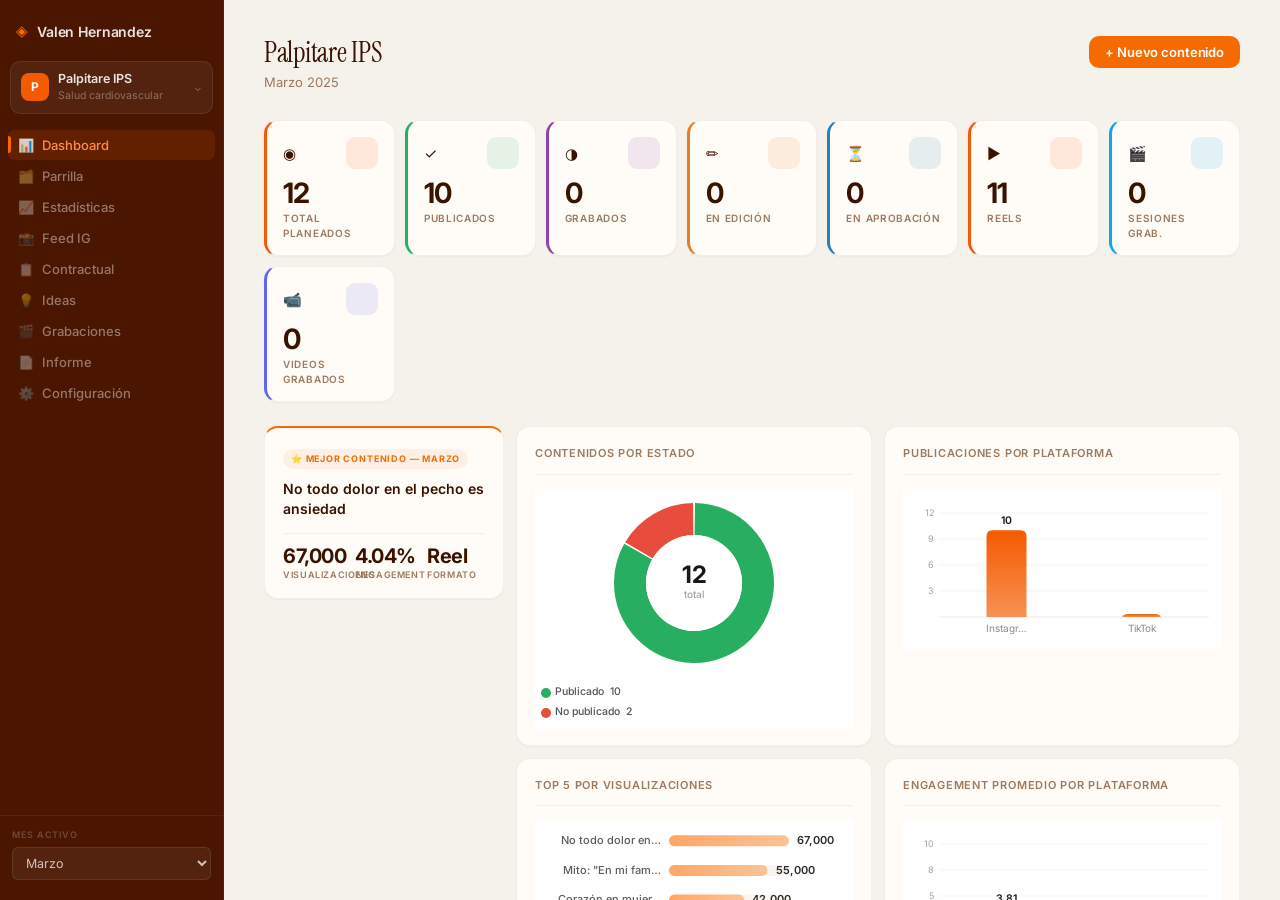
<file: index.html>
<!DOCTYPE html>
<html lang="es">
<head>
  <meta charset="UTF-8" />
  <meta name="viewport" content="width=device-width, initial-scale=1.0" />
  <title>Mi Agencia — Dashboard</title>
  <link rel="preconnect" href="https://fonts.googleapis.com" />
  <link rel="preconnect" href="https://fonts.gstatic.com" crossorigin />
  <link href="https://fonts.googleapis.com/css2?family=Instrument+Serif:ital@0;1&family=Inter:wght@300;400;500;600;700&display=swap" rel="stylesheet" />
  <link rel="stylesheet" href="styles.css?v=5" />
</head>
<body>

<!-- ══════════════════════════════════════════════
     SIDEBAR
═══════════════════════════════════════════════ -->
<aside class="sidebar" id="sidebar">

  <!-- Logo -->
  <div class="sidebar-logo">
    <span class="logo-icon">◈</span>
    <span class="logo-text">Valen Hernandez</span>
  </div>

  <!-- Brand switcher -->
  <div class="brand-switcher" id="brandSwitcher">
    <div class="brand-current" id="brandCurrentBtn" onclick="toggleBrandDropdown()">
      <div class="brand-avatar" id="sidebarBrandAvatar"></div>
      <div class="brand-info">
        <div class="brand-name" id="sidebarBrandName">Cargando...</div>
        <div class="brand-sector" id="sidebarBrandSector"></div>
      </div>
      <span class="brand-chevron">⌄</span>
    </div>
    <div class="brand-dropdown" id="brandDropdown">
      <div class="brand-list" id="brandList"></div>
      <button class="btn-nueva-marca" onclick="openNuevaMarca()">+ Nueva marca</button>
    </div>
  </div>

  <!-- Navigation -->
  <nav class="sidebar-nav" id="sidebarNav">
    <button class="nav-item active" data-tab="dashboard"    onclick="switchTab('dashboard')"><span class="nav-icon">📊</span> Dashboard</button>
    <button class="nav-item"        data-tab="parrilla"     onclick="switchTab('parrilla')"><span class="nav-icon">🗂️</span> Parrilla</button>
    <button class="nav-item"        data-tab="estadisticas" onclick="switchTab('estadisticas')"><span class="nav-icon">📈</span> Estadísticas</button>
    <button class="nav-item"        data-tab="feed"         onclick="switchTab('feed')"><span class="nav-icon">📸</span> Feed IG</button>
    <button class="nav-item"        data-tab="contractual"  onclick="switchTab('contractual')"><span class="nav-icon">📋</span> Contractual</button>
    <button class="nav-item"        data-tab="ideas"        onclick="switchTab('ideas')"><span class="nav-icon">💡</span> Ideas</button>
    <button class="nav-item"        data-tab="grabaciones"  onclick="switchTab('grabaciones')"><span class="nav-icon">🎬</span> Grabaciones</button>
    <button class="nav-item"        data-tab="informe"      onclick="switchTab('informe')"><span class="nav-icon">📄</span> Informe</button>
    <button class="nav-item"        data-tab="configuracion" onclick="switchTab('configuracion')"><span class="nav-icon">⚙️</span> Configuración</button>
  </nav>

  <!-- Month selector -->
  <div class="sidebar-month">
    <label class="month-label">Mes activo</label>
    <select class="month-select" id="monthSelect" onchange="onMonthChange()">
      <option>Enero</option><option>Febrero</option><option>Marzo</option>
      <option>Abril</option><option>Mayo</option><option>Junio</option>
      <option>Julio</option><option>Agosto</option><option>Septiembre</option>
      <option>Octubre</option><option>Noviembre</option><option>Diciembre</option>
    </select>
  </div>

</aside>

<!-- ══════════════════════════════════════════════
     MAIN CONTENT
═══════════════════════════════════════════════ -->
<main class="main-content" id="mainContent">

  <!-- ── TAB: DASHBOARD ── -->
  <div class="tab-panel active" id="tab-dashboard">
    <div class="page-header">
      <div>
        <h1 class="page-title" id="dashBrandName">Dashboard</h1>
        <p class="page-subtitle" id="dashMonth"></p>
      </div>
      <button class="btn-primary" onclick="openNuevoContenido()">+ Nuevo contenido</button>
    </div>
    <div class="kpi-grid" id="kpiGrid"></div>
    <div class="dashboard-lower">
      <div class="best-content-card" id="bestContentCard"></div>
      <div class="charts-grid-2x2">
        <div class="chart-card">
          <h3 class="chart-title">Contenidos por estado</h3>
          <canvas id="chartDonut" width="260" height="260"></canvas>
        </div>
        <div class="chart-card">
          <h3 class="chart-title">Publicaciones por plataforma</h3>
          <canvas id="chartPlatforms" width="260" height="220"></canvas>
        </div>
        <div class="chart-card">
          <h3 class="chart-title">Top 5 por visualizaciones</h3>
          <canvas id="chartTop5" width="260" height="220"></canvas>
        </div>
        <div class="chart-card">
          <h3 class="chart-title">Engagement promedio por plataforma</h3>
          <canvas id="chartEngagement" width="260" height="220"></canvas>
        </div>
      </div>
    </div>
    <div class="compliance-section" id="dashCompliance"></div>
  </div>

  <!-- ── TAB: PARRILLA ── -->
  <div class="tab-panel" id="tab-parrilla">
    <div class="page-header">
      <div>
        <h1 class="page-title">Parrilla de contenidos</h1>
        <p class="page-subtitle" id="parrillaBrandMonth"></p>
      </div>
      <button class="btn-primary" onclick="openNuevoContenido()">+ Nuevo contenido</button>
    </div>
    <div class="filter-row">
      <div class="filter-group">
        <label>Mes</label>
        <select id="filterMes" onchange="renderParrilla()">
          <option value="">Todos</option>
          <option>Enero</option><option>Febrero</option><option>Marzo</option>
          <option>Abril</option><option>Mayo</option><option>Junio</option>
          <option>Julio</option><option>Agosto</option><option>Septiembre</option>
          <option>Octubre</option><option>Noviembre</option><option>Diciembre</option>
        </select>
      </div>
      <div class="filter-group">
        <label>Estado</label>
        <select id="filterEstado" onchange="renderParrilla()">
          <option value="">Todos</option>
          <option>Idea</option><option>Guion</option><option>Grabado</option>
          <option>En edición</option><option>En aprobación</option>
          <option>Aprobado</option><option>Publicado</option><option>No publicado</option>
        </select>
      </div>
      <div class="filter-group">
        <label>Tipo</label>
        <select id="filterTipo" onchange="renderParrilla()">
          <option value="">Todos</option>
          <option>Reel</option><option>Carrusel</option><option>Historia</option><option>Post</option>
        </select>
      </div>
      <div class="filter-group">
        <label>Plataforma</label>
        <select id="filterPlataforma" onchange="renderParrilla()">
          <option value="">Todas</option>
          <option value="ig">Instagram</option>
          <option value="tk">TikTok</option>
        </select>
      </div>
    </div>
    <div class="table-wrapper">
      <table class="data-table" id="parrillaTable">
        <thead>
          <tr>
            <th>#</th><th>Mes</th><th>Tipo</th><th>Tema / Idea</th><th>Objetivo</th>
            <th>Estado</th><th>IG</th><th>TK</th>
            <th>Hook</th><th>CTA</th><th>Obs</th><th>F. Publicación</th><th>Acciones</th>
          </tr>
        </thead>
        <tbody id="parrillaBody"></tbody>
      </table>
    </div>
  </div>

  <!-- ── TAB: ESTADÍSTICAS ── -->
  <div class="tab-panel" id="tab-estadisticas">
    <div class="page-header">
      <div>
        <h1 class="page-title">Estadísticas</h1>
        <p class="page-subtitle" id="statsBrandMonth"></p>
      </div>
    </div>
    <div class="stats-summary-grid" id="statsSummary"></div>
    <div class="table-wrapper" style="margin-top:24px;">
      <table class="data-table" id="statsTable">
        <thead>
          <tr>
            <th>#</th><th>Contenido</th><th>Tipo</th>
            <th>IG Views</th><th>IG Eng%</th>
            <th>TK Views</th><th>TK Eng%</th>
            <th>Acciones</th>
          </tr>
        </thead>
        <tbody id="statsBody"></tbody>
      </table>
    </div>
    <div class="charts-grid-2col" style="margin-top:32px;">
      <div class="chart-card">
        <h3 class="chart-title">Top contenidos por visualizaciones</h3>
        <canvas id="chartStatsTop" width="340" height="240"></canvas>
      </div>
      <div class="chart-card">
        <h3 class="chart-title">Engagement por plataforma</h3>
        <canvas id="chartStatsEng" width="340" height="240"></canvas>
      </div>
    </div>
  </div>

  <!-- ── TAB: FEED IG ── -->
  <div class="tab-panel" id="tab-feed">
    <div class="page-header">
      <div>
        <h1 class="page-title">Feed Instagram</h1>
        <p class="page-subtitle" id="feedBrandMonth"></p>
      </div>
      <div class="feed-header-actions">
        <div class="toggle-group">
          <button class="toggle-btn active" id="btnGridView"  onclick="setFeedView('grid')">⊞ Grid</button>
          <button class="toggle-btn"        id="btnPhoneView" onclick="setFeedView('phone')">📱 Celular</button>
        </div>
        <button class="btn-secondary" onclick="addFeedSlot()">+ Agregar casilla</button>
        <button class="btn-secondary" onclick="openFeedManageModal()">⚙ Gestionar</button>
        <button class="btn-secondary" onclick="markFeedApproved()">✓ Aprobar feed</button>
      </div>
    </div>
    <!-- Tabs de mes del feed (independientes del sidebar) -->
    <div class="feed-month-tabs" id="feedMonthTabs"></div>
    <div class="feed-approval-bar" id="feedApprovalBar"></div>
    <!-- Grid view -->
    <div id="feedGridView">
      <div class="feed-grid" id="feedGrid"></div>
      <div class="feed-legend" id="feedLegend"></div>
    </div>
    <!-- Phone view -->
    <div id="feedPhoneView" style="display:none;">
      <div class="phone-mockup-wrap">
        <div class="phone-mockup">
          <div class="phone-screen">
            <div class="ig-header">
              <div class="ig-profile-pic" id="igProfilePic"></div>
              <span class="ig-handle" id="igHandle">palpitare_ips</span>
            </div>
            <div class="feed-grid-phone" id="feedGridPhone"></div>
          </div>
        </div>
      </div>
    </div>
  </div>

  <!-- ── TAB: CONTRACTUAL ── -->
  <div class="tab-panel" id="tab-contractual">
    <div class="page-header">
      <div>
        <h1 class="page-title">Seguimiento contractual</h1>
        <p class="page-subtitle" id="contractBrandMonth"></p>
      </div>
    </div>
    <div id="contractualContent"></div>
  </div>

  <!-- ── TAB: IDEAS ── -->
  <div class="tab-panel" id="tab-ideas">
    <div class="page-header">
      <div>
        <h1 class="page-title">Banco de ideas</h1>
        <p class="page-subtitle" id="ideasBrandMonth"></p>
      </div>
      <button class="btn-primary" onclick="openNuevaIdea()">+ Nueva idea</button>
    </div>
    <div class="table-wrapper">
      <table class="data-table" id="ideasTable">
        <thead>
          <tr>
            <th>#</th><th>Idea</th><th>Hook</th><th>Categoría</th><th>Prioridad</th>
            <th>Plataforma</th><th>Referencia</th><th>Estado</th>
            <th>Fecha usada</th><th>¿Funcionó?</th><th>Métricas</th><th>Acciones</th>
          </tr>
        </thead>
        <tbody id="ideasBody"></tbody>
      </table>
    </div>
  </div>

  <!-- ── TAB: GRABACIONES ── -->
  <div class="tab-panel" id="tab-grabaciones">
    <div class="page-header">
      <div>
        <h1 class="page-title">Sesiones de grabación</h1>
        <p class="page-subtitle" id="grabBrandMonth"></p>
      </div>
      <button class="btn-primary" onclick="openNuevaGrabacion()">+ Nueva sesión</button>
    </div>
    <div class="table-wrapper">
      <table class="data-table" id="grabTable">
        <thead>
          <tr>
            <th>#</th><th>Fecha</th><th>Lugar</th><th>Persona</th>
            <th>Videos</th><th>Tomas</th><th>Pendientes</th>
            <th>Vestuario</th><th>Props</th><th>Estado edición</th>
            <th>F. Entrega</th><th>Obs</th><th>Acciones</th>
          </tr>
        </thead>
        <tbody id="grabBody"></tbody>
      </table>
    </div>
  </div>

  <!-- ── TAB: INFORME ── -->
  <div class="tab-panel" id="tab-informe">
    <div class="page-header">
      <div>
        <h1 class="page-title">Informe mensual</h1>
        <p class="page-subtitle" id="informeBrandMonth"></p>
      </div>
      <div style="display:flex;gap:12px;flex-wrap:wrap;">
        <button class="btn-primary"   onclick="generateInforme()">Generar informe</button>
        <button class="btn-secondary" onclick="copyInforme()">Copiar</button>
        <button class="btn-secondary" onclick="downloadInforme()">Descargar .txt</button>
      </div>
    </div>
    <div id="informeContent"></div>
  </div>

  <!-- ── TAB: CONFIGURACIÓN ── -->
  <div class="tab-panel" id="tab-configuracion">
    <div class="page-header">
      <div>
        <h1 class="page-title">Configuración de marca</h1>
        <p class="page-subtitle" id="configBrandName"></p>
      </div>
      <div style="display:flex;gap:8px;flex-wrap:wrap;">
        <button class="btn-primary" onclick="openSyncModal()">☁️ Sincronizar con cliente</button>
        <button class="btn-secondary" onclick="generateClientExport()" title="Descarga client-data.json y súbelo a GitHub">📤 Exportar JSON</button>
        <button class="btn-secondary" onclick="exportData()" title="Descargar respaldo JSON">⬇ Exportar datos</button>
        <label class="btn-secondary" style="cursor:pointer;" title="Cargar respaldo JSON">
          ⬆ Importar datos
          <input type="file" accept=".json" style="display:none;" onchange="importData(event)">
        </label>
      </div>
    </div>
    <div id="configuracionContent"></div>
  </div>

</main>

<!-- ══════════════════════════════════════════════
     TOAST NOTIFICATION
═══════════════════════════════════════════════ -->
<div class="toast" id="toast"></div>

<!-- ══════════════════════════════════════════════
     MODALS
═══════════════════════════════════════════════ -->

<!-- Modal: Nuevo/Editar Contenido -->
<div class="modal-overlay" id="modal-contenido">
  <div class="modal modal-large">
    <div class="modal-header">
      <h2 class="modal-title" id="modalContenidoTitle">Nuevo contenido</h2>
      <button class="modal-close" onclick="closeModal('modal-contenido')">✕</button>
    </div>
    <div class="modal-body">
      <input type="hidden" id="contenidoId" />
      <div class="form-section">
        <h3 class="form-section-title">Información general</h3>
        <div class="form-grid-3">
          <div class="form-group">
            <label>Mes</label>
            <select id="cMes">
              <option>Enero</option><option>Febrero</option><option>Marzo</option>
              <option>Abril</option><option>Mayo</option><option>Junio</option>
              <option>Julio</option><option>Agosto</option><option>Septiembre</option>
              <option>Octubre</option><option>Noviembre</option><option>Diciembre</option>
            </select>
          </div>
          <div class="form-group">
            <label>Tipo</label>
            <select id="cTipo">
              <option>Reel</option><option>Carrusel</option><option>Historia</option><option>Post</option>
            </select>
          </div>
          <div class="form-group">
            <label>Objetivo</label>
            <select id="cObjetivo">
              <option>Educación</option><option>Autoridad</option>
              <option>Conversión</option><option>Humanización</option>
            </select>
          </div>
        </div>
        <div class="form-group">
          <label>Tema / Idea</label>
          <input type="text" id="cIdea" placeholder="Describe el tema del contenido..." />
        </div>
        <div class="form-grid-2">
          <div class="form-group">
            <label>Hook</label>
            <input type="text" id="cHook" placeholder="¿Qué engancha al inicio?" />
          </div>
          <div class="form-group">
            <label>CTA</label>
            <input type="text" id="cCta" placeholder="Llamada a la acción..." />
          </div>
        </div>
        <div class="form-grid-3">
          <div class="form-group">
            <label>Estado</label>
            <select id="cEstado">
              <option>Idea</option><option>Guion</option><option>Grabado</option>
              <option>En edición</option><option>En aprobación</option>
              <option>Aprobado</option><option>Publicado</option><option>No publicado</option>
            </select>
          </div>
          <div class="form-group">
            <label>Aprobó cliente</label>
            <select id="cClientAprobo">
              <option value="">— Sin definir —</option>
              <option>Sí</option><option>No</option><option>Pendiente</option>
            </select>
          </div>
          <div class="form-group">
            <label>Fecha aprobación</label>
            <input type="date" id="cFechaAprobacion" />
          </div>
        </div>
        <div class="form-group">
          <label>Observaciones <small style="color:var(--t-soft);font-weight:400;">(visibles para el cliente)</small></label>
          <textarea id="cObs" rows="2" placeholder="Notas adicionales..."></textarea>
        </div>
      </div>

      <div class="form-section">
        <div class="form-group">
          <label>📸 URL de imagen para el feed</label>
          <div style="display:flex;gap:8px;">
            <input id="cPortadaUrl" type="url" placeholder="Pega link de Google Drive o cualquier imagen pública" style="flex:1;">
            <button type="button" class="btn-ghost" onclick="convertDriveUrl()" style="white-space:nowrap;font-size:12px;">🔗 Convertir Drive</button>
          </div>
          <div style="font-size:11px;color:var(--t-soft);margin-top:4px;">Si usas Google Drive: comparte el archivo → "Cualquier persona con el link" → pega el link aquí → clic en "Convertir Drive"</div>
        </div>
      </div>

      <div class="form-section">
        <h3 class="form-section-title">🔗 Links para el cliente</h3>
        <div class="form-grid-2">
          <div class="form-group">
            <label>🎬 Video en Drive</label>
            <input type="url" id="cDriveVideo" placeholder="https://drive.google.com/file/..." />
          </div>
          <div class="form-group">
            <label>📁 Carpeta Drive</label>
            <input type="url" id="cDriveFolder" placeholder="https://drive.google.com/drive/folders/..." />
          </div>
        </div>
      </div>

      <div class="form-section">
        <h3 class="form-section-title">Publicación por plataforma</h3>
        <div id="platformAccordions"></div>
      </div>
    </div>
    <div class="modal-footer">
      <button class="btn-ghost"    onclick="closeModal('modal-contenido')">Cancelar</button>
      <button class="btn-primary"  onclick="saveContenido()">Guardar contenido</button>
    </div>
  </div>
</div>

<!-- Modal: Stats -->
<div class="modal-overlay" id="modal-stats">
  <div class="modal modal-large">
    <div class="modal-header">
      <h2 class="modal-title" id="statsModalTitle">Estadísticas del contenido</h2>
      <button class="modal-close" onclick="closeModal('modal-stats')">✕</button>
    </div>
    <div class="modal-body">
      <input type="hidden" id="statsContenidoId" />
      <p class="stats-content-name" id="statsContenidoName"></p>
      <div class="platform-tabs" id="statsPlatformTabs">
        <button class="platform-tab active" data-plat="instagram" onclick="switchStatsPlatform('instagram')">Instagram</button>
        <button class="platform-tab" data-plat="tiktok"    onclick="switchStatsPlatform('tiktok')">TikTok</button>
        <button class="platform-tab" data-plat="facebook"  onclick="switchStatsPlatform('facebook')">Facebook</button>
      </div>
      <div id="statsFormArea"></div>
      <div class="stats-engagement-box" id="statsEngagementBox"></div>
    </div>
    <div class="modal-footer">
      <button class="btn-ghost"   onclick="closeModal('modal-stats')">Cancelar</button>
      <button class="btn-primary" onclick="saveStats()">Guardar stats</button>
    </div>
  </div>
</div>

<!-- Modal: Idea -->
<div class="modal-overlay" id="modal-idea">
  <div class="modal">
    <div class="modal-header">
      <h2 class="modal-title" id="modalIdeaTitle">Nueva idea</h2>
      <button class="modal-close" onclick="closeModal('modal-idea')">✕</button>
    </div>
    <div class="modal-body">
      <input type="hidden" id="ideaId" />
      <div class="form-group">
        <label>Idea / Tema</label>
        <input type="text" id="iIdea" placeholder="Describe la idea..." />
      </div>
      <div class="form-group">
        <label>Hook</label>
        <input type="text" id="iHook" placeholder="¿Cómo enganchar?" />
      </div>
      <div class="form-grid-2">
        <div class="form-group">
          <label>Categoría</label>
          <select id="iCategoria">
            <option>Educación</option><option>Autoridad</option>
            <option>Conversión</option><option>Humanización</option><option>Tendencia</option>
          </select>
        </div>
        <div class="form-group">
          <label>Prioridad</label>
          <select id="iPrioridad">
            <option>Alta</option><option>Media</option><option>Baja</option>
          </select>
        </div>
      </div>
      <div class="form-grid-2">
        <div class="form-group">
          <label>Plataforma</label>
          <select id="iPlataforma">
            <option>Instagram</option><option>TikTok</option>
            <option>Facebook</option><option>Todas</option>
          </select>
        </div>
        <div class="form-group">
          <label>Estado</label>
          <select id="iEstado">
            <option>Pendiente</option><option>En uso</option>
            <option>Usada</option><option>Descartada</option>
          </select>
        </div>
      </div>
      <div class="form-group">
        <label>Referencia (URL o descripción)</label>
        <input type="text" id="iReferencia" placeholder="https://..." />
      </div>
      <div class="form-grid-2">
        <div class="form-group">
          <label>Fecha usada</label>
          <input type="date" id="iFechaUsada" />
        </div>
        <div class="form-group">
          <label>¿Funcionó?</label>
          <select id="iFunciono">
            <option value="">— Sin evaluar —</option>
            <option>Sí</option><option>No</option><option>Parcialmente</option>
          </select>
        </div>
      </div>
      <div class="form-group">
        <label>Métricas obtenidas</label>
        <textarea id="iMetricas" rows="2" placeholder="Ej: 20k views, 4.2% engagement..."></textarea>
      </div>
    </div>
    <div class="modal-footer">
      <button class="btn-ghost"   onclick="closeModal('modal-idea')">Cancelar</button>
      <button class="btn-primary" onclick="saveIdea()">Guardar idea</button>
    </div>
  </div>
</div>

<!-- Modal: Grabación -->
<div class="modal-overlay" id="modal-grabacion">
  <div class="modal modal-large">
    <div class="modal-header">
      <h2 class="modal-title" id="modalGrabTitle">Nueva sesión de grabación</h2>
      <button class="modal-close" onclick="closeModal('modal-grabacion')">✕</button>
    </div>
    <div class="modal-body">
      <input type="hidden" id="grabId" />
      <div class="form-grid-3">
        <div class="form-group">
          <label>Fecha</label>
          <input type="date" id="gFecha" />
        </div>
        <div class="form-group">
          <label>Lugar</label>
          <input type="text" id="gLugar" placeholder="Consultorio, estudio..." />
        </div>
        <div class="form-group">
          <label>Persona(s)</label>
          <input type="text" id="gPersona" placeholder="Dr. García, Paciente..." />
        </div>
      </div>
      <div class="form-grid-3">
        <div class="form-group">
          <label>Cantidad de videos</label>
          <input type="number" id="gVideos" min="0" placeholder="0" />
        </div>
        <div class="form-group">
          <label>Tomas totales</label>
          <input type="number" id="gTomas" min="0" placeholder="0" />
        </div>
        <div class="form-group">
          <label>Pendientes de grabar</label>
          <input type="number" id="gPendientes" min="0" placeholder="0" />
        </div>
      </div>
      <div class="form-grid-2">
        <div class="form-group">
          <label>Vestuario</label>
          <input type="text" id="gVestuario" placeholder="Describe el atuendo..." />
        </div>
        <div class="form-group">
          <label>Props / utilería</label>
          <input type="text" id="gProps" placeholder="Materiales, elementos..." />
        </div>
      </div>
      <div class="form-grid-2">
        <div class="form-group">
          <label>Estado de edición</label>
          <select id="gEstadoEdicion">
            <option>Sin editar</option><option>En edición</option>
            <option>Editado</option><option>Entregado</option>
          </select>
        </div>
        <div class="form-group">
          <label>Fecha de entrega</label>
          <input type="date" id="gFechaEntrega" />
        </div>
      </div>
      <div class="form-group">
        <label>Observaciones</label>
        <textarea id="gObs" rows="2" placeholder="Notas de la sesión..."></textarea>
      </div>
    </div>
    <div class="modal-footer">
      <button class="btn-ghost"   onclick="closeModal('modal-grabacion')">Cancelar</button>
      <button class="btn-primary" onclick="saveGrabacion()">Guardar sesión</button>
    </div>
  </div>
</div>

<!-- Modal: Nueva/Editar Marca -->
<div class="modal-overlay" id="modal-marca">
  <div class="modal">
    <div class="modal-header">
      <h2 class="modal-title" id="modalMarcaTitle">Nueva marca</h2>
      <button class="modal-close" onclick="closeModal('modal-marca')">✕</button>
    </div>
    <div class="modal-body">
      <input type="hidden" id="marcaId" />
      <div class="form-grid-2">
        <div class="form-group">
          <label>Nombre de marca</label>
          <input type="text" id="mNombre" placeholder="Ej: Palpitare IPS" />
        </div>
        <div class="form-group">
          <label>Sector / Industria</label>
          <input type="text" id="mSector" placeholder="Ej: Salud cardiovascular" />
        </div>
      </div>
      <div class="form-grid-2">
        <div class="form-group">
          <label>Color de marca</label>
          <input type="color" id="mColor" value="#F45A00" />
        </div>
        <div class="form-group"></div>
      </div>
      <div class="form-grid-3">
        <div class="form-group">
          <label>Handle Instagram</label>
          <input type="text" id="mIgHandle" placeholder="@cuenta" />
        </div>
        <div class="form-group">
          <label>Handle TikTok</label>
          <input type="text" id="mTkHandle" placeholder="@cuenta" />
        </div>
        <div class="form-group">
          <label>Página Facebook</label>
          <input type="text" id="mFbHandle" placeholder="Nombre de página" />
        </div>
      </div>
      <div class="form-group">
        <label>Plataformas activas</label>
        <div class="checkboxes-row">
          <label class="checkbox-label"><input type="checkbox" id="mPlatIg" value="instagram" /> Instagram</label>
          <label class="checkbox-label"><input type="checkbox" id="mPlatTk" value="tiktok" /> TikTok</label>
          <label class="checkbox-label"><input type="checkbox" id="mPlatFb" value="facebook" /> Facebook</label>
          <label class="checkbox-label"><input type="checkbox" id="mPlatYt" value="youtube" /> YouTube</label>
          <label class="checkbox-label"><input type="checkbox" id="mPlatLi" value="linkedin" /> LinkedIn</label>
        </div>
      </div>
      <div class="form-grid-3">
        <div class="form-group">
          <label>Mínimo publicaciones/mes</label>
          <input type="number" id="mMinPub" min="1" value="8" />
        </div>
        <div class="form-group">
          <label>Ideal publicaciones/mes</label>
          <input type="number" id="mIdealPub" min="1" value="12" />
        </div>
        <div class="form-group">
          <label>Meta historias/mes</label>
          <input type="number" id="mHistMeta" min="1" value="12" />
        </div>
      </div>
      <div class="form-grid-2">
        <div class="form-group">
          <label>Reunión mensual requerida</label>
          <select id="mRequireMeeting">
            <option value="true">Sí</option><option value="false">No</option>
          </select>
        </div>
        <div class="form-group">
          <label>Reporte mensual requerido</label>
          <select id="mRequireReport">
            <option value="true">Sí</option><option value="false">No</option>
          </select>
        </div>
      </div>
      <div class="form-group" style="margin-top:8px;">
        <label>PIN vista cliente <span style="font-weight:400;color:#A1A1AA;">(dejar vacío = sin contraseña)</span></label>
        <input type="text" id="mClientPin" placeholder="Ej: 1234" maxlength="12" autocomplete="off">
      </div>

      <!-- ── VISIBILIDAD CLIENTE ── -->
      <div style="margin-top:18px;padding-top:18px;border-top:1px solid var(--border-s);">
        <div style="font-size:12px;font-weight:700;color:var(--t-mid);text-transform:uppercase;letter-spacing:0.05em;margin-bottom:14px;">
          👁 Visibilidad en vista cliente
        </div>

        <div class="form-group">
          <label>Plataformas visibles al cliente</label>
          <div class="checkboxes-row" id="mClientPlats">
            <span style="font-size:12px;color:var(--t-soft);">Activa al menos una plataforma primero</span>
          </div>
        </div>

        <div class="form-group" style="margin-top:12px;">
          <label>Meses visibles al cliente <span style="font-weight:400;color:#A1A1AA;">(desmarcar = oculto)</span></label>
          <div class="checkboxes-row" id="mClientMonths" style="flex-wrap:wrap;gap:6px 16px;"></div>
        </div>
      </div>
    </div>
    <div class="modal-footer">
      <button class="btn-ghost"   onclick="closeModal('modal-marca')">Cancelar</button>
      <button class="btn-primary" onclick="saveMarca()">Guardar marca</button>
    </div>
  </div>
</div>

<!-- Modal: Confirmar -->
<div class="modal-overlay" id="modal-confirm">
  <div class="modal modal-sm">
    <div class="modal-header">
      <h2 class="modal-title" id="confirmTitle">¿Confirmar acción?</h2>
      <button class="modal-close" onclick="closeModal('modal-confirm')">✕</button>
    </div>
    <div class="modal-body">
      <p id="confirmMsg" style="color:#2B2B2B;line-height:1.6;"></p>
    </div>
    <div class="modal-footer">
      <button class="btn-ghost"   onclick="closeModal('modal-confirm')">Cancelar</button>
      <button class="btn-danger"  id="confirmBtn">Confirmar</button>
    </div>
  </div>
</div>

<!-- ── MODAL GESTIONAR FEED ─────────────────────── -->
<!-- Modal: Exportar vista cliente -->
<div class="modal-overlay" id="modal-sync">
  <div class="modal modal-sm">
    <div class="modal-header">
      <h2 class="modal-title">☁️ Sincronizar con cliente</h2>
      <button class="modal-close" onclick="closeModal('modal-sync')">✕</button>
    </div>
    <div class="modal-body">
      <div class="form-group">
        <label>URL de Google Apps Script</label>
        <input id="syncScriptUrl" type="url" placeholder="https://script.google.com/macros/s/…/exec" style="width:100%;box-sizing:border-box;">
        <div style="font-size:11px;color:var(--t-soft);margin-top:4px;">Pega la URL de implementación (termina en /exec)</div>
      </div>
      <div style="display:flex;gap:8px;margin-bottom:12px;">
        <button class="btn-ghost" style="flex:1;" onclick="saveSyncUrlFromInput()">💾 Guardar URL</button>
      </div>
      <div style="background:var(--bg-secondary);border-radius:10px;padding:12px;font-size:12px;color:var(--t-soft);">
        Sincroniza <strong>todas las marcas</strong> a la vez. El cliente verá la información actualizada al instante.
      </div>
    </div>
    <div class="modal-footer">
      <button class="btn-ghost" onclick="closeModal('modal-sync')">Cancelar</button>
      <button class="btn-primary" id="btnSyncCloud" onclick="syncBrandToCloud()">☁️ Sincronizar todas</button>
    </div>
  </div>
</div>

<div class="modal-overlay" id="modal-export-config">
  <div class="modal modal-sm">
    <div class="modal-header">
      <h2 class="modal-title">📤 Exportar vista cliente</h2>
      <button class="modal-close" onclick="closeModal('modal-export-config')">✕</button>
    </div>
    <div class="modal-body">
      <div class="form-group">
        <label>Marca</label>
        <select id="exportBrand" onchange="updateExportBrandUI()"></select>
      </div>
      <div class="form-group">
        <label>Mes a exportar</label>
        <select id="exportMonth"></select>
      </div>
      <div class="form-group">
        <label>Plataformas visibles para el cliente</label>
        <div id="exportPlats" style="display:flex;flex-direction:column;gap:4px;margin-top:4px;"></div>
      </div>
      <div style="background:var(--bg-secondary);border-radius:10px;padding:12px;font-size:12px;color:var(--t-soft);margin-top:4px;">
        📦 Se exportarán solo los contenidos y el feed del mes seleccionado para esa marca.
      </div>
    </div>
    <div class="modal-footer">
      <button class="btn-ghost" onclick="closeModal('modal-export-config')">Cancelar</button>
      <button class="btn-primary" onclick="confirmClientExport()">📤 Exportar</button>
    </div>
  </div>
</div>

<div class="modal-overlay" id="modal-feed-manage">
  <div class="modal modal-sm">
    <div class="modal-header">
      <h2 class="modal-title">⚙ Gestionar feed</h2>
      <button class="modal-close" onclick="closeModal('modal-feed-manage')">✕</button>
    </div>
    <div class="modal-body">
      <p id="feedManageInfo" style="font-size:13px;color:var(--t-mid);margin-bottom:18px;line-height:1.5;"></p>

      <div class="form-group">
        <label>Mes de destino</label>
        <select id="feedTargetMonth"></select>
      </div>

      <div style="display:flex;gap:8px;margin-top:14px;flex-wrap:wrap;">
        <button class="btn-primary" onclick="executeFeedCopy()">📋 Copiar feed a ese mes</button>
        <button class="btn-ghost"   onclick="executeFeedMove()">📦 Mover feed a ese mes</button>
      </div>

      <div style="margin-top:22px;padding-top:16px;border-top:1px solid var(--border-s);">
        <p style="font-size:12px;color:var(--t-soft);margin-bottom:10px;">Zona de peligro</p>
        <button class="btn-danger" onclick="executeFeedClear()">🗑 Limpiar feed de este mes</button>
      </div>
    </div>
  </div>
</div>

<!-- ── MODAL CALENDARIO ─────────────────────────── -->
<div class="modal-overlay" id="modal-calendar">
  <div class="modal modal-sm">
    <div class="modal-header">
      <h2 class="modal-title">📅 Agregar al calendario</h2>
      <button class="modal-close" onclick="closeModal('modal-calendar')">✕</button>
    </div>
    <div class="modal-body">
      <div class="form-group">
        <label>Tipo de evento</label>
        <select id="calEventType">
          <option>Publicación</option>
          <option>Grabación</option>
          <option>Reunión</option>
          <option>Entrega</option>
          <option>Revisión</option>
          <option>Aprobación</option>
        </select>
      </div>
      <div class="form-group">
        <label>Título</label>
        <input type="text" id="calTitle" placeholder="Nombre del evento" />
      </div>
      <div class="form-grid-2">
        <div class="form-group">
          <label>Fecha</label>
          <input type="date" id="calDate" />
        </div>
        <div class="form-group">
          <label>Hora</label>
          <input type="time" id="calTime" value="10:00" />
        </div>
      </div>
      <div class="form-grid-2">
        <div class="form-group">
          <label>Duración (minutos)</label>
          <select id="calDuration">
            <option value="30">30 min</option>
            <option value="60" selected>1 hora</option>
            <option value="90">1:30 h</option>
            <option value="120">2 horas</option>
            <option value="180">3 horas</option>
            <option value="240">4 horas</option>
          </select>
        </div>
        <div class="form-group">
          <label>Recordatorio</label>
          <select id="calReminder">
            <option value="10">10 min antes</option>
            <option value="30" selected>30 min antes</option>
            <option value="60">1 hora antes</option>
            <option value="1440">1 día antes</option>
          </select>
        </div>
      </div>
      <div class="form-group">
        <label>Notas</label>
        <textarea id="calNotes" rows="2" placeholder="Descripción opcional..."></textarea>
      </div>
    </div>
    <div class="modal-footer">
      <button class="btn-ghost" onclick="closeModal('modal-calendar')">Cancelar</button>
      <button class="btn-secondary" onclick="downloadICS()" title="Descargar archivo .ics (Apple Calendar, Outlook)">⬇ Descargar .ics</button>
      <button class="btn-primary" onclick="openGoogleCalendar()">📅 Abrir en Google Calendar</button>
    </div>
  </div>
</div>

<script src="script.js"></script>
</body>
</html>
</file>
<file: styles.css>
/* ══════════════════════════════════════════════
   VALEN HERNANDEZ — Agency Dashboard
   Design: minimal SaaS premium
   Ref: Notion · Linear · Stripe
   Fonts: Instrument Serif (titles only) + Inter
═══════════════════════════════════════════════ */

/* ── Reset ── */
*, *::before, *::after { box-sizing: border-box; margin: 0; padding: 0; }

/* ── Variables ── */
:root {
  /* Brand accent — warm orange */
  --orange:       #F66B00;
  --orange-soft:  #F2A060;
  --orange-bg:    rgba(246,107,0,0.08);
  --orange-border:rgba(246,107,0,0.20);

  /* Warm cream backgrounds */
  --bg:           #F5F1EB;
  --bg-2:         #EDE8DF;
  --white:        #FFFCF8;

  /* Sidebar — café oscuro */
  --sidebar-bg:   #4A1600;
  --sidebar-w:    224px;

  /* Text — warm browns */
  --t-dark:       #3A1200;
  --t-mid:        #6B3A22;
  --t-soft:       #9C7A60;
  --t-muted:      #C4A98E;

  /* Borders — warm */
  --border:       rgba(74,22,0,0.10);
  --border-s:     rgba(74,22,0,0.06);

  /* Shadows */
  --sh-xs: 0 1px 2px rgba(0,0,0,0.04);
  --sh-s:  0 1px 4px rgba(0,0,0,0.06), 0 1px 2px rgba(0,0,0,0.04);
  --sh-m:  0 4px 16px rgba(0,0,0,0.08), 0 1px 4px rgba(0,0,0,0.04);
  --sh-l:  0 8px 32px rgba(0,0,0,0.12);

  /* Radii */
  --r-sm:   6px;
  --r-md:   10px;
  --r-lg:   14px;
  --r-xl:   18px;
  --r-pill: 999px;

  /* Transitions */
  --ease:       cubic-bezier(0.16, 1, 0.3, 1);
  --t-fast:     140ms var(--ease);
  --t-mid-spd:  200ms var(--ease);
}

/* ── Base ── */
html, body {
  height: 100%;
  font-family: 'Inter', -apple-system, BlinkMacSystemFont, sans-serif;
  background: var(--bg);
  color: var(--t-dark);
  font-size: 14px;
  line-height: 1.5;
  overflow: hidden;
  -webkit-font-smoothing: antialiased;
}

/* ══════════════════════════════════════════════
   LAYOUT
═══════════════════════════════════════════════ */
.sidebar {
  position: fixed;
  top: 0; left: 0;
  width: var(--sidebar-w);
  height: 100vh;
  background: var(--sidebar-bg);
  display: flex;
  flex-direction: column;
  overflow-y: auto;
  overflow-x: hidden;
  z-index: 100;
  border-right: 1px solid rgba(255,255,255,0.06);
  scrollbar-width: none;
}
.sidebar::-webkit-scrollbar { display: none; }

.main-content {
  margin-left: var(--sidebar-w);
  height: 100vh;
  overflow-y: auto;
  padding: 0;
  scrollbar-width: thin;
  scrollbar-color: rgba(0,0,0,0.1) transparent;
}
.main-content::-webkit-scrollbar { width: 5px; }
.main-content::-webkit-scrollbar-thumb {
  background: rgba(0,0,0,0.1);
  border-radius: 10px;
}

/* ══════════════════════════════════════════════
   SIDEBAR — LOGO
═══════════════════════════════════════════════ */
.sidebar-logo {
  display: flex;
  align-items: center;
  gap: 9px;
  padding: 20px 16px 18px;
}
.logo-icon {
  font-size: 15px;
  color: var(--orange);
  flex-shrink: 0;
}
.logo-text {
  font-family: 'Inter', sans-serif;
  font-size: 14px;
  font-weight: 600;
  color: rgba(255,255,255,0.88);
  letter-spacing: -0.01em;
  white-space: nowrap;
  overflow: hidden;
  text-overflow: ellipsis;
}

/* ══════════════════════════════════════════════
   SIDEBAR — BRAND SWITCHER
═══════════════════════════════════════════════ */
.brand-switcher {
  position: relative;
  margin: 0 10px 12px;
}
.brand-current {
  display: flex;
  align-items: center;
  gap: 9px;
  padding: 9px 10px;
  border-radius: var(--r-md);
  cursor: pointer;
  background: rgba(255,255,255,0.06);
  border: 1px solid rgba(255,255,255,0.08);
  transition: background var(--t-fast);
}
.brand-current:hover { background: rgba(255,255,255,0.10); }
.brand-avatar {
  width: 28px; height: 28px;
  border-radius: 8px;
  background: var(--orange);
  color: #fff;
  font-size: 12px;
  font-weight: 700;
  display: flex; align-items: center; justify-content: center;
  flex-shrink: 0;
}
.brand-info { flex: 1; min-width: 0; }
.brand-name {
  font-size: 12.5px;
  font-weight: 600;
  color: rgba(255,255,255,0.88);
  white-space: nowrap;
  overflow: hidden;
  text-overflow: ellipsis;
  line-height: 1.3;
}
.brand-sector {
  font-size: 10.5px;
  color: rgba(255,255,255,0.35);
  white-space: nowrap;
  overflow: hidden;
  text-overflow: ellipsis;
  margin-top: 1px;
}
.brand-chevron {
  font-size: 10px;
  color: rgba(255,255,255,0.3);
  flex-shrink: 0;
  transition: transform var(--t-fast);
}
.brand-dropdown {
  display: none;
  position: absolute;
  top: calc(100% + 4px);
  left: 0; right: 0;
  background: #27272A;
  border: 1px solid rgba(255,255,255,0.1);
  border-radius: var(--r-md);
  overflow: hidden;
  z-index: 200;
  box-shadow: var(--sh-l);
}
.brand-dropdown.open { display: block; }
.brand-list { padding: 5px; }
.brand-list-item {
  display: flex;
  align-items: center;
  gap: 9px;
  padding: 7px 9px;
  border-radius: var(--r-sm);
  cursor: pointer;
  transition: background var(--t-fast);
}
.brand-list-item:hover { background: rgba(255,255,255,0.07); }
.brand-list-item.active { background: rgba(244,90,0,0.15); }
.btn-nueva-marca {
  width: 100%;
  padding: 8px 12px;
  background: none;
  border: none;
  border-top: 1px solid rgba(255,255,255,0.07);
  color: rgba(255,255,255,0.35);
  font-size: 11.5px;
  font-family: 'Inter', sans-serif;
  cursor: pointer;
  transition: color var(--t-fast);
  text-align: left;
}
.btn-nueva-marca:hover { color: var(--orange); }

/* ══════════════════════════════════════════════
   SIDEBAR — NAVIGATION
═══════════════════════════════════════════════ */
.sidebar-nav {
  flex: 1;
  padding: 4px 8px;
  display: flex;
  flex-direction: column;
  gap: 1px;
}
.nav-item {
  display: flex;
  align-items: center;
  gap: 9px;
  width: 100%;
  padding: 7px 10px;
  border: none;
  background: none;
  border-radius: var(--r-sm);
  color: rgba(255,255,255,0.42);
  font-family: 'Inter', sans-serif;
  font-size: 13px;
  font-weight: 500;
  cursor: pointer;
  text-align: left;
  transition: background var(--t-fast), color var(--t-fast);
  position: relative;
}
.nav-item:hover {
  background: rgba(255,255,255,0.06);
  color: rgba(255,255,255,0.78);
}
.nav-item.active {
  background: rgba(244,90,0,0.14);
  color: #FF8A4C;
}
.nav-item.active::before {
  content: '';
  position: absolute;
  left: 0; top: 22%; bottom: 22%;
  width: 2.5px;
  background: var(--orange);
  border-radius: 0 3px 3px 0;
}
.nav-icon {
  font-size: 13px;
  opacity: 0.8;
  width: 15px;
  text-align: center;
  flex-shrink: 0;
}

/* ══════════════════════════════════════════════
   SIDEBAR — MONTH SELECT
═══════════════════════════════════════════════ */
.sidebar-month {
  padding: 12px 12px 20px;
  border-top: 1px solid rgba(255,255,255,0.06);
  margin-top: auto;
}
.month-label {
  display: block;
  font-size: 9px;
  font-weight: 600;
  text-transform: uppercase;
  letter-spacing: 0.1em;
  color: rgba(255,255,255,0.22);
  margin-bottom: 6px;
}
.month-select {
  width: 100%;
  padding: 7px 9px;
  background: rgba(255,255,255,0.06);
  border: 1px solid rgba(255,255,255,0.09);
  border-radius: var(--r-sm);
  color: rgba(255,255,255,0.72);
  font-family: 'Inter', sans-serif;
  font-size: 12.5px;
  cursor: pointer;
}
.month-select option { background: #27272A; color: #fff; }

/* ══════════════════════════════════════════════
   PAGE HEADER
═══════════════════════════════════════════════ */
.tab-panel {
  padding: 36px 40px 56px;
  animation: fadeUp 220ms var(--ease) both;
}
@keyframes fadeUp {
  from { opacity: 0; transform: translateY(10px); }
  to   { opacity: 1; transform: translateY(0); }
}
.tab-panel:not(.active) { display: none; }
.tab-panel.active { display: block; }

.page-header {
  display: flex;
  align-items: flex-start;
  justify-content: space-between;
  gap: 16px;
  margin-bottom: 28px;
  flex-wrap: wrap;
}
.page-title {
  font-family: 'Instrument Serif', serif;
  font-size: 28px;
  color: var(--t-dark);
  font-weight: 400;
  letter-spacing: -0.01em;
  line-height: 1.2;
}
.page-subtitle {
  font-size: 13px;
  color: var(--t-soft);
  margin-top: 3px;
  font-weight: 400;
}

/* ══════════════════════════════════════════════
   BUTTONS
═══════════════════════════════════════════════ */
.btn-primary {
  display: inline-flex;
  align-items: center;
  gap: 6px;
  padding: 8px 16px;
  background: var(--orange);
  color: #fff;
  border: none;
  border-radius: var(--r-md);
  font-family: 'Inter', sans-serif;
  font-size: 13px;
  font-weight: 600;
  cursor: pointer;
  transition: opacity var(--t-fast), transform var(--t-fast);
  white-space: nowrap;
  letter-spacing: -0.01em;
}
.btn-primary:hover { opacity: 0.88; transform: translateY(-1px); }

.btn-secondary {
  display: inline-flex;
  align-items: center;
  gap: 6px;
  padding: 8px 16px;
  background: var(--white);
  color: var(--t-mid);
  border: 1px solid var(--border);
  border-radius: var(--r-md);
  font-family: 'Inter', sans-serif;
  font-size: 13px;
  font-weight: 500;
  cursor: pointer;
  transition: all var(--t-fast);
  white-space: nowrap;
}
.btn-secondary:hover { border-color: rgba(0,0,0,0.18); background: var(--bg); }

.btn-ghost {
  display: inline-flex;
  align-items: center;
  gap: 6px;
  padding: 8px 14px;
  background: none;
  color: var(--t-mid);
  border: none;
  border-radius: var(--r-md);
  font-family: 'Inter', sans-serif;
  font-size: 13px;
  font-weight: 500;
  cursor: pointer;
  transition: background var(--t-fast), color var(--t-fast);
}
.btn-ghost:hover { background: var(--bg-2); color: var(--t-dark); }

.btn-danger {
  display: inline-flex;
  align-items: center;
  gap: 6px;
  padding: 8px 16px;
  background: #FEF2F0;
  color: #D93025;
  border: 1px solid rgba(217,48,37,0.15);
  border-radius: var(--r-md);
  font-family: 'Inter', sans-serif;
  font-size: 13px;
  font-weight: 600;
  cursor: pointer;
  transition: all var(--t-fast);
}
.btn-danger:hover { background: #D93025; color: #fff; }

.btn-secondary {
  display: inline-flex;
  align-items: center;
  gap: 6px;
  padding: 8px 16px;
  background: var(--bg-2);
  color: var(--t-mid);
  border: 1px solid var(--border);
  border-radius: var(--r-md);
  font-family: 'Inter', sans-serif;
  font-size: 13px;
  font-weight: 600;
  cursor: pointer;
  transition: all var(--t-fast);
}
.btn-secondary:hover { background: var(--border); color: var(--t-dark); }

/* ══════════════════════════════════════════════
   KPI GRID
═══════════════════════════════════════════════ */
.kpi-grid {
  display: grid;
  grid-template-columns: repeat(auto-fill, minmax(130px, 1fr));
  gap: 10px;
  margin-bottom: 24px;
}
.kpi-card {
  background: var(--white);
  border-radius: var(--r-lg);
  padding: 16px 16px 14px;
  border: 1px solid var(--border-s);
  border-left: 3px solid var(--kpi-color, var(--orange));
  box-shadow: var(--sh-xs);
  transition: box-shadow var(--t-fast), transform var(--t-fast);
}
.kpi-card:hover {
  box-shadow: var(--sh-s);
  transform: translateY(-1px);
}
.kpi-card-top {
  display: flex;
  align-items: center;
  justify-content: space-between;
  margin-bottom: 10px;
}
.kpi-icon-label {
  font-size: 15px;
  line-height: 1;
}
.kpi-icon-box {
  width: 24px; height: 24px;
  border-radius: 6px;
  background: var(--kpi-color, var(--orange));
  opacity: 0.10;
}
.kpi-value {
  font-family: 'Inter', sans-serif;
  font-size: 28px;
  font-weight: 700;
  color: var(--t-dark);
  line-height: 1;
  margin-bottom: 4px;
  letter-spacing: -0.03em;
}
.kpi-label {
  font-size: 10px;
  font-weight: 600;
  text-transform: uppercase;
  letter-spacing: 0.07em;
  color: var(--t-soft);
}

/* ══════════════════════════════════════════════
   DASHBOARD LOWER
═══════════════════════════════════════════════ */
.dashboard-lower {
  display: grid;
  grid-template-columns: 240px 1fr;
  gap: 12px;
  margin-bottom: 16px;
  align-items: start;
}
@media (max-width: 1100px) { .dashboard-lower { grid-template-columns: 1fr; } }

/* Best content card — clean light */
.best-content-card {
  background: var(--white);
  border-radius: var(--r-lg);
  padding: 18px 18px 16px;
  border: 1px solid var(--border-s);
  border-top: 2px solid var(--orange);
  box-shadow: var(--sh-xs);
}
.best-label-pill {
  display: inline-flex;
  align-items: center;
  gap: 4px;
  font-size: 9px;
  font-weight: 700;
  text-transform: uppercase;
  letter-spacing: 0.09em;
  color: var(--orange);
  background: var(--orange-bg);
  padding: 3px 8px;
  border-radius: var(--r-pill);
  margin-bottom: 10px;
}
.best-idea-text {
  font-size: 14px;
  font-weight: 600;
  color: var(--t-dark);
  line-height: 1.45;
  margin-bottom: 14px;
}
.best-metrics-row {
  display: flex;
  gap: 14px;
  flex-wrap: wrap;
  border-top: 1px solid var(--border-s);
  padding-top: 12px;
}
.best-metric { flex: 1; min-width: 50px; }
.best-metric-val {
  font-size: 20px;
  font-weight: 700;
  color: var(--t-dark);
  line-height: 1;
  margin-bottom: 2px;
  letter-spacing: -0.02em;
}
.best-metric-lbl {
  font-size: 9px;
  font-weight: 600;
  text-transform: uppercase;
  letter-spacing: 0.07em;
  color: var(--t-soft);
}
.best-empty {
  font-size: 12px;
  color: var(--t-soft);
  margin-top: 8px;
  line-height: 1.5;
}

/* Compliance card */
.compliance-card {
  background: var(--white);
  border-radius: var(--r-lg);
  padding: 20px 22px;
  border: 1px solid var(--border-s);
  box-shadow: var(--sh-xs);
  margin-top: 0;
}
.compliance-header {
  display: flex;
  justify-content: space-between;
  align-items: center;
  margin-bottom: 12px;
}
.compliance-title {
  font-size: 13px;
  font-weight: 600;
  color: var(--t-dark);
}
.compliance-sub {
  font-size: 11.5px;
  color: var(--t-soft);
  margin-top: 2px;
}
.compliance-pct {
  font-size: 32px;
  font-weight: 700;
  line-height: 1;
  flex-shrink: 0;
  margin-left: 12px;
  letter-spacing: -0.03em;
}
.compliance-bar-track {
  height: 6px;
  background: var(--bg-2);
  border-radius: 99px;
  overflow: hidden;
  margin-bottom: 16px;
}
.compliance-bar-fill {
  height: 100%;
  border-radius: 99px;
  transition: width 0.6s var(--ease);
}
.compliance-stats-row {
  display: flex;
  border-top: 1px solid var(--border-s);
  padding-top: 12px;
}
.compliance-stat {
  flex: 1;
  text-align: center;
  border-right: 1px solid var(--border-s);
  padding: 0 6px;
}
.compliance-stat:last-child { border-right: none; }
.compliance-stat-val {
  font-size: 20px;
  font-weight: 700;
  color: var(--t-dark);
  line-height: 1;
  margin-bottom: 3px;
  letter-spacing: -0.02em;
}
.compliance-stat-of {
  font-size: 12px;
  font-weight: 500;
  color: var(--t-soft);
}
.compliance-stat-lbl {
  font-size: 9px;
  font-weight: 600;
  text-transform: uppercase;
  letter-spacing: 0.07em;
  color: var(--t-soft);
}

/* Charts */
.charts-grid-2x2 {
  display: grid;
  grid-template-columns: 1fr 1fr;
  gap: 12px;
}
@media (max-width: 960px) { .charts-grid-2x2 { grid-template-columns: 1fr; } }

.charts-grid-2col {
  display: grid;
  grid-template-columns: 1fr 1fr;
  gap: 12px;
}
@media (max-width: 900px) { .charts-grid-2col { grid-template-columns: 1fr; } }

.chart-card {
  background: var(--white);
  border-radius: var(--r-lg);
  padding: 18px 18px 16px;
  border: 1px solid var(--border-s);
  box-shadow: var(--sh-xs);
  display: flex;
  flex-direction: column;
  transition: box-shadow var(--t-fast);
}
.chart-card:hover { box-shadow: var(--sh-s); }
.chart-title {
  font-size: 11px;
  font-weight: 600;
  color: var(--t-soft);
  text-transform: uppercase;
  letter-spacing: 0.07em;
  margin-bottom: 14px;
  padding-bottom: 12px;
  border-bottom: 1px solid var(--border-s);
}
.chart-card canvas {
  width: 100% !important;
  height: 160px;
  display: block;
}
#chartDonut { height: 240px !important; }

/* Compliance section */
.compliance-section { margin-top: 12px; }

/* ══════════════════════════════════════════════
   FILTER ROW
═══════════════════════════════════════════════ */
.filter-row {
  display: flex;
  gap: 12px;
  flex-wrap: wrap;
  margin-bottom: 18px;
  background: var(--white);
  border: 1px solid var(--border-s);
  border-radius: var(--r-lg);
  padding: 16px 18px;
  box-shadow: var(--sh-xs);
}
.filter-group {
  display: flex;
  flex-direction: column;
  gap: 4px;
  min-width: 130px;
  flex: 1;
}
.filter-group label {
  font-size: 10px;
  font-weight: 600;
  text-transform: uppercase;
  letter-spacing: 0.07em;
  color: var(--t-soft);
}
.filter-group select {
  padding: 7px 10px;
  border: 1.5px solid var(--border);
  border-radius: var(--r-sm);
  font-family: 'Inter', sans-serif;
  font-size: 13px;
  color: var(--t-dark);
  background: var(--white);
  cursor: pointer;
  transition: border-color var(--t-fast);
}
.filter-group select:focus { outline: none; border-color: var(--orange); }

/* ══════════════════════════════════════════════
   TABLE
═══════════════════════════════════════════════ */
.table-wrapper {
  background: var(--white);
  border-radius: var(--r-lg);
  border: 1px solid var(--border-s);
  box-shadow: var(--sh-xs);
  overflow-x: auto;
  -webkit-overflow-scrolling: touch;
}
.data-table {
  width: 100%;
  min-width: 700px;
  border-collapse: collapse;
  font-size: 13px;
}
.data-table thead th {
  padding: 10px 14px;
  text-align: left;
  font-size: 10px;
  font-weight: 600;
  text-transform: uppercase;
  letter-spacing: 0.07em;
  color: var(--t-soft);
  background: var(--bg);
  border-bottom: 1px solid var(--border);
  white-space: nowrap;
  position: sticky;
  top: 0;
  z-index: 2;
}
.data-table tbody tr {
  border-bottom: 1px solid var(--border-s);
  transition: background var(--t-fast);
}
.data-table tbody tr:last-child { border-bottom: none; }
.data-table tbody tr:hover { background: var(--bg); }
.data-table tbody td {
  padding: 11px 14px;
  color: var(--t-dark);
  vertical-align: middle;
  font-size: 13px;
}
/* Sticky actions column */
.data-table td:last-child,
.data-table th:last-child {
  position: sticky;
  right: 0;
  background: inherit;
  z-index: 1;
}
.data-table thead th:last-child {
  z-index: 3;
  background: var(--bg);
}

/* ══════════════════════════════════════════════
   ESTADO BADGES
═══════════════════════════════════════════════ */
.estado-badge {
  display: inline-flex;
  align-items: center;
  padding: 2px 8px;
  border-radius: var(--r-pill);
  font-size: 11px;
  font-weight: 600;
  white-space: nowrap;
}
.eb-publicado     { background: #ECFDF5; color: #059669; border: 1px solid rgba(5,150,105,0.12); }
.eb-no-publicado  { background: #FEF2F2; color: #DC2626; border: 1px solid rgba(220,38,38,0.12); }
.eb-aprobado      { background: #F0FDF4; color: #16A34A; border: 1px solid rgba(22,163,74,0.12); }
.eb-en-aprobacion { background: #EFF6FF; color: #2563EB; border: 1px solid rgba(37,99,235,0.12); }
.eb-en-edicion    { background: #FFFBEB; color: #D97706; border: 1px solid rgba(217,119,6,0.12); }
.eb-grabado       { background: #F5F3FF; color: #7C3AED; border: 1px solid rgba(124,58,237,0.12); }
.eb-guion         { background: #FFF7ED; color: #EA580C; border: 1px solid rgba(234,88,12,0.12); }
.eb-idea          { background: #F8FAFC; color: #64748B; border: 1px solid rgba(100,116,139,0.12); }
.eb-sin-editar    { background: #F8FAFC; color: #94A3B8; border: 1px solid rgba(148,163,184,0.15); }
.eb-en-proceso    { background: #FFF7ED; color: #EA580C; border: 1px solid rgba(234,88,12,0.12); }
.eb-entregado     { background: #ECFDF5; color: #0D9488; border: 1px solid rgba(13,148,136,0.15); }
.eb-listo         { background: #ECFDF5; color: #059669; border: 1px solid rgba(5,150,105,0.12); }
.eb-entregado     { background: #EFF6FF; color: #3B82F6; border: 1px solid rgba(59,130,246,0.12); }

/* ══════════════════════════════════════════════
   ACTION BUTTONS
═══════════════════════════════════════════════ */
.actions-cell {
  display: flex;
  gap: 4px;
  align-items: center;
}
.btn-action {
  display: inline-flex;
  align-items: center;
  justify-content: center;
  width: 28px; height: 28px;
  border-radius: var(--r-sm);
  border: 1px solid transparent;
  font-size: 13px;
  cursor: pointer;
  transition: all var(--t-fast);
  font-family: 'Inter', sans-serif;
  white-space: nowrap;
  flex-shrink: 0;
}
.btn-view  { background: #EFF6FF; color: #3B82F6; border-color: rgba(59,130,246,0.12); }
.btn-edit  { background: #FFFBEB; color: #D97706; border-color: rgba(217,119,6,0.12); }
.btn-stats { background: #F5F3FF; color: #7C3AED; border-color: rgba(124,58,237,0.12); }
.btn-cal   { background: #FFF7ED; color: #059669; border-color: rgba(5,150,105,0.12); }
.btn-del   { background: #FEF2F2; color: #DC2626; border-color: rgba(220,38,38,0.12); }
.btn-action:hover { filter: brightness(0.90); transform: translateY(-1px); }

/* ══════════════════════════════════════════════
   MODALS
═══════════════════════════════════════════════ */
.modal-overlay {
  position: fixed;
  inset: 0;
  background: rgba(0,0,0,0.35);
  backdrop-filter: blur(3px);
  -webkit-backdrop-filter: blur(3px);
  display: flex;
  align-items: center;
  justify-content: center;
  z-index: 1000;
  opacity: 0;
  pointer-events: none;
  transition: opacity var(--t-mid-spd);
  padding: 20px;
}
.modal-overlay.open {
  opacity: 1;
  pointer-events: all;
}
.modal-overlay.open .modal {
  transform: translateY(0) scale(1);
  opacity: 1;
}
.modal {
  background: var(--white);
  border-radius: var(--r-xl);
  width: 100%;
  max-width: 520px;
  max-height: 90vh;
  display: flex;
  flex-direction: column;
  box-shadow: 0 20px 60px rgba(0,0,0,0.18), 0 4px 12px rgba(0,0,0,0.08);
  transform: translateY(12px) scale(0.98);
  opacity: 0;
  transition: transform var(--t-mid-spd), opacity var(--t-mid-spd);
  border: 1px solid var(--border);
}
.modal.modal-large { max-width: 700px; }
.modal.modal-sm    { max-width: 400px; }
.modal-header {
  display: flex;
  align-items: center;
  justify-content: space-between;
  padding: 22px 28px 18px;
  border-bottom: 1px solid var(--border-s);
  flex-shrink: 0;
}
.modal-title {
  font-family: 'Instrument Serif', serif;
  font-size: 21px;
  color: var(--t-dark);
  font-weight: 400;
  letter-spacing: -0.01em;
}
.modal-close {
  width: 30px; height: 30px;
  border: none;
  background: var(--bg);
  border-radius: 50%;
  cursor: pointer;
  color: var(--t-soft);
  font-size: 13px;
  display: flex; align-items: center; justify-content: center;
  transition: background var(--t-fast), color var(--t-fast);
  flex-shrink: 0;
}
.modal-close:hover { background: var(--bg-2); color: var(--t-dark); }
.modal-body {
  padding: 22px 28px;
  overflow-y: auto;
  flex: 1;
}
.modal-footer {
  display: flex;
  justify-content: flex-end;
  gap: 9px;
  padding: 16px 28px;
  border-top: 1px solid var(--border-s);
  flex-shrink: 0;
  background: var(--bg);
  border-radius: 0 0 var(--r-xl) var(--r-xl);
}

/* ══════════════════════════════════════════════
   FORMS
═══════════════════════════════════════════════ */
.form-section { margin-bottom: 24px; }
.form-section-title {
  font-size: 10px;
  font-weight: 700;
  text-transform: uppercase;
  letter-spacing: 0.09em;
  color: var(--t-soft);
  margin-bottom: 14px;
  padding-bottom: 8px;
  border-bottom: 1px solid var(--border-s);
}
.form-group {
  display: flex;
  flex-direction: column;
  gap: 5px;
  margin-bottom: 12px;
}
.form-group label {
  font-size: 11.5px;
  font-weight: 600;
  color: var(--t-mid);
}
.form-group input,
.form-group select,
.form-group textarea {
  padding: 9px 12px;
  border: 1.5px solid var(--border);
  border-radius: var(--r-sm);
  font-family: 'Inter', sans-serif;
  font-size: 13px;
  color: var(--t-dark);
  background: var(--white);
  transition: border-color var(--t-fast), box-shadow var(--t-fast);
  width: 100%;
}
.form-group input:focus,
.form-group select:focus,
.form-group textarea:focus {
  outline: none;
  border-color: var(--orange);
  box-shadow: 0 0 0 3px rgba(244,90,0,0.07);
}
.form-group input[type="color"] {
  padding: 3px 5px;
  height: 38px;
  cursor: pointer;
}
.form-group textarea { resize: vertical; min-height: 76px; line-height: 1.6; }
.form-grid-2 { display: grid; grid-template-columns: 1fr 1fr; gap: 12px; }
.form-grid-3 { display: grid; grid-template-columns: 1fr 1fr 1fr; gap: 12px; }
@media (max-width: 600px) {
  .form-grid-2, .form-grid-3 { grid-template-columns: 1fr; }
}
.checkboxes-row {
  display: flex;
  flex-wrap: wrap;
  gap: 10px;
  padding: 4px 0;
}
.checkbox-label {
  display: flex;
  align-items: center;
  gap: 6px;
  font-size: 13px;
  color: var(--t-mid);
  cursor: pointer;
  font-weight: 400;
}
.checkbox-label input[type="checkbox"] {
  width: 14px; height: 14px;
  accent-color: var(--orange);
  cursor: pointer;
}

/* ══════════════════════════════════════════════
   PLATFORM ACCORDIONS
═══════════════════════════════════════════════ */
.platform-accordion {
  border: 1px solid var(--border);
  border-radius: var(--r-md);
  overflow: hidden;
  margin-bottom: 8px;
}
.platform-accordion-header {
  padding: 10px 14px;
  background: var(--bg);
  font-size: 13px;
  font-weight: 600;
  color: var(--t-dark);
  cursor: pointer;
  display: flex;
  align-items: center;
  gap: 7px;
  transition: background var(--t-fast);
}
.platform-accordion-header:hover { background: var(--bg-2); }
.platform-accordion-body {
  padding: 14px;
  display: block;
  border-top: 1px solid var(--border-s);
}

/* ══════════════════════════════════════════════
   STATS MODAL TABS
═══════════════════════════════════════════════ */
.platform-tabs {
  display: flex;
  gap: 4px;
  margin-bottom: 20px;
  border-bottom: 1px solid var(--border-s);
  padding-bottom: 0;
}
.platform-tab {
  padding: 7px 14px;
  border: none;
  background: none;
  font-family: 'Inter', sans-serif;
  font-size: 13px;
  font-weight: 500;
  color: var(--t-soft);
  cursor: pointer;
  border-bottom: 2px solid transparent;
  margin-bottom: -1px;
  transition: color var(--t-fast), border-color var(--t-fast);
}
.platform-tab:hover { color: var(--t-dark); }
.platform-tab.active { color: var(--orange); border-color: var(--orange); font-weight: 600; }

/* Platform native color chips (badges/icons only) */
.plat-chip {
  display: inline-flex; align-items: center; gap: 3px;
  font-size: 11px; font-weight: 600; padding: 2px 7px;
  border-radius: var(--r-pill); border: 1px solid transparent;
}
.plat-chip.ig { color: #C13584; background: #FDF2F8; border-color: rgba(193,53,132,0.15); }
.plat-chip.tk { color: #111111; background: #F5F5F5; border-color: rgba(0,0,0,0.10); }
.plat-chip.fb { color: #1877F2; background: #EFF4FF; border-color: rgba(24,119,242,0.15); }
.plat-chip.yt { color: #FF0000; background: #FFF0F0; border-color: rgba(255,0,0,0.12); }
.plat-chip.li { color: #0A66C2; background: #EBF4FF; border-color: rgba(10,102,194,0.15); }

.stats-form-grid { margin-top: 0; }
.stats-engagement-box {
  display: none;
  padding: 12px 16px;
  background: var(--orange-bg);
  border: 1px solid var(--orange-border);
  border-radius: var(--r-md);
  margin-bottom: 16px;
  font-size: 13px;
  color: var(--t-mid);
}

/* ══════════════════════════════════════════════
   FEED IG
═══════════════════════════════════════════════ */
.feed-header-actions {
  display: flex;
  gap: 8px;
  align-items: center;
  flex-wrap: wrap;
}
.toggle-group {
  display: flex;
  border: 1px solid var(--border);
  border-radius: var(--r-sm);
  overflow: hidden;
  background: var(--white);
}
.toggle-group button {
  padding: 7px 14px;
  border: none;
  background: none;
  font-family: 'Inter', sans-serif;
  font-size: 12.5px;
  font-weight: 500;
  color: var(--t-soft);
  cursor: pointer;
  transition: background var(--t-fast), color var(--t-fast);
  display: flex;
  align-items: center;
  gap: 5px;
}
.toggle-group button + button { border-left: 1px solid var(--border); }
.toggle-group button.active {
  background: var(--orange-bg);
  color: var(--orange);
  font-weight: 600;
}

.feed-approval-bar {
  display: none;
  padding: 10px 16px;
  background: #ECFDF5;
  border: 1px solid rgba(5,150,105,0.15);
  border-radius: var(--r-md);
  margin-bottom: 16px;
  font-size: 13px;
}

.feed-grid {
  display: grid;
  grid-template-columns: repeat(3, 1fr);
  gap: 6px;
  margin-bottom: 20px;
}
.feed-cell {
  position: relative;
  aspect-ratio: 1;
  border-radius: var(--r-md);
  overflow: hidden;
  cursor: grab;
  background: var(--bg-2);
  border: 1px solid var(--border-s);
  transition: box-shadow var(--t-fast);
}
.feed-cell:hover { box-shadow: var(--sh-s); }
.feed-cell img { width: 100%; height: 100%; object-fit: cover; display: block; }
.feed-cell-placeholder {
  width: 100%; height: 100%;
  display: flex;
  flex-direction: column;
  align-items: center;
  justify-content: center;
  gap: 5px;
  padding: 10px;
  font-size: 10px;
  color: var(--t-soft);
  text-align: center;
}
.feed-cell-placeholder span { font-weight: 600; font-size: 11px; color: var(--t-mid); }
.feed-upload-btn {
  display: inline-flex;
  align-items: center;
  gap: 4px;
  font-size: 10px;
  font-weight: 600;
  color: var(--orange);
  cursor: pointer;
  padding: 3px 8px;
  border-radius: var(--r-pill);
  background: var(--orange-bg);
  border: 1px solid var(--orange-border);
  margin-top: 4px;
}
.feed-upload-btn input { display: none; }

/* Feed image overlay actions (delete / replace) */
.feed-cell-img-wrap { position: relative; width: 100%; height: 100%; }
.feed-cell-img-wrap img { width: 100%; height: 100%; object-fit: cover; display: block; }
.feed-img-actions {
  position: absolute; top: 4px; right: 4px;
  display: flex; gap: 3px;
  opacity: 0; transition: opacity 0.15s;
}
.feed-cell:hover .feed-img-actions { opacity: 1; }
.feed-img-btn {
  position: relative;
  display: flex; align-items: center; justify-content: center;
  width: 26px; height: 26px;
  border-radius: 6px;
  background: rgba(0,0,0,0.65);
  color: #fff; font-size: 13px;
  cursor: pointer; border: none;
  backdrop-filter: blur(3px);
  transition: background 0.12s;
}
.feed-img-btn:hover { background: rgba(0,0,0,0.85); }
.feed-img-btn input[type=file] {
  position: absolute; inset: 0; opacity: 0;
  cursor: pointer; font-size: 0; width: 100%;
}

.feed-cell-num {
  position: absolute;
  top: 5px; left: 5px;
  width: 20px; height: 20px;
  border-radius: 50%;
  background: rgba(0,0,0,0.55);
  color: #fff;
  font-size: 10px;
  font-weight: 700;
  display: flex; align-items: center; justify-content: center;
}

.phone-mockup-wrap {
  display: flex; justify-content: center;
  padding: 24px 0;
}
.phone-mockup {
  width: 200px;
  background: #1A1A1A;
  border-radius: 32px;
  padding: 10px;
  box-shadow: var(--sh-l);
}
.phone-screen {
  background: var(--white);
  border-radius: 22px;
  overflow: hidden;
}
.ig-header {
  display: flex; align-items: center; gap: 8px;
  padding: 8px 10px;
  border-bottom: 1px solid rgba(0,0,0,0.06);
}
.ig-profile-pic {
  width: 28px; height: 28px; border-radius: 50%;
  background: var(--orange);
  color: #fff; font-size: 12px; font-weight: 700;
  display: flex; align-items: center; justify-content: center;
  flex-shrink: 0;
}
.ig-handle {
  font-size: 10px; font-weight: 700;
  color: #111; overflow: hidden;
  white-space: nowrap; text-overflow: ellipsis;
}
.feed-grid-phone {
  display: grid;
  grid-template-columns: repeat(3, 1fr);
  gap: 1px;
  background: rgba(0,0,0,0.06);
}
.phone-feed-row { display: none; } /* legacy, unused */
#feedPhoneView { display: none; }
#feedGridView  { display: block; }

/* Feed slot delete button */
.feed-slot-del {
  position: absolute; top: 4px; right: 4px;
  width: 20px; height: 20px;
  border-radius: 50%;
  background: rgba(220,38,38,0.85);
  color: #fff; font-size: 11px; font-weight: 700;
  border: none; cursor: pointer;
  display: flex; align-items: center; justify-content: center;
  opacity: 0; transition: opacity 0.15s;
  z-index: 2;
  line-height: 1;
}
.feed-cell:hover .feed-slot-del { opacity: 1; }

/* ══════════════════════════════════════════════
   STATS SUMMARY GRID
═══════════════════════════════════════════════ */
.stats-summary-grid {
  display: grid;
  grid-template-columns: repeat(auto-fill, minmax(130px, 1fr));
  gap: 10px;
  margin-bottom: 22px;
}

/* ══════════════════════════════════════════════
   CARD (generic)
═══════════════════════════════════════════════ */
.card {
  background: var(--white);
  border-radius: var(--r-lg);
  padding: 20px;
  border: 1px solid var(--border-s);
  box-shadow: var(--sh-xs);
}
.card-title {
  font-size: 13px;
  font-weight: 600;
  color: var(--t-dark);
  margin-bottom: 14px;
  padding-bottom: 10px;
  border-bottom: 1px solid var(--border-s);
}

/* ══════════════════════════════════════════════
   CONTRACT GRID
═══════════════════════════════════════════════ */
.contract-grid {
  display: grid;
  grid-template-columns: repeat(auto-fill, minmax(220px, 1fr));
  gap: 12px;
  margin-bottom: 24px;
}

/* ══════════════════════════════════════════════
   COMPLIANCE BAR (Contractual tab)
═══════════════════════════════════════════════ */
.compliance-bar-wrap {
  height: 6px;
  background: var(--bg-2);
  border-radius: 99px;
  overflow: hidden;
  margin: 10px 0;
}

/* ══════════════════════════════════════════════
   ALERT BANNERS
═══════════════════════════════════════════════ */
.alerta {
  display: flex;
  align-items: flex-start;
  gap: 10px;
  padding: 10px 14px;
  border-radius: var(--r-md);
  font-size: 13px;
  margin-bottom: 8px;
}
.alerta.success { background: #ECFDF5; color: #065F46; border: 1px solid rgba(5,150,105,0.12); }
.alerta.warning { background: #FFFBEB; color: #92400E; border: 1px solid rgba(217,119,6,0.12); }
.alerta.error   { background: #FEF2F2; color: #991B1B; border: 1px solid rgba(220,38,38,0.12); }

/* ══════════════════════════════════════════════
   INFORME
═══════════════════════════════════════════════ */
.informe-doc {
  font-family: 'Inter', sans-serif;
  font-size: 14px;
  line-height: 1.7;
  color: var(--t-dark);
}
.informe-doc h1 { margin-bottom: 6px; }
.informe-doc h2 { margin: 20px 0 8px; }
.informe-doc ul { padding-left: 20px; }
.informe-doc li { margin-bottom: 4px; }

/* ══════════════════════════════════════════════
   IDEAS / GRABACIONES TABLES
═══════════════════════════════════════════════ */
.section-header {
  display: flex;
  align-items: center;
  justify-content: space-between;
  margin-bottom: 18px;
  flex-wrap: wrap;
  gap: 12px;
}

/* ══════════════════════════════════════════════
   CONFIRM MODAL
═══════════════════════════════════════════════ */
.confirm-body {
  font-size: 13px;
  color: var(--t-mid);
  line-height: 1.6;
  margin-top: 8px;
}

/* ══════════════════════════════════════════════
   TOAST
═══════════════════════════════════════════════ */
.toast {
  position: fixed;
  bottom: 28px;
  left: 50%;
  transform: translateX(-50%) translateY(12px);
  background: var(--t-dark);
  color: #fff;
  padding: 9px 20px;
  border-radius: var(--r-pill);
  font-size: 13px;
  font-weight: 500;
  font-family: 'Inter', sans-serif;
  z-index: 9999;
  opacity: 0;
  pointer-events: none;
  transition: opacity 220ms, transform 220ms var(--ease);
  white-space: nowrap;
  letter-spacing: -0.01em;
  box-shadow: var(--sh-m);
}
.toast.show {
  opacity: 1;
  transform: translateX(-50%) translateY(0);
}
.toast.error { background: #D93025; }
.toast.success { background: #059669; }

/* ══════════════════════════════════════════════
   CONFIGURACION
═══════════════════════════════════════════════ */
.config-brand-item {
  display: flex;
  align-items: center;
  gap: 14px;
  padding: 12px 14px;
  background: var(--bg);
  border-radius: var(--r-md);
  border: 1px solid var(--border-s);
  transition: border-color var(--t-fast);
}
.config-brand-item:hover { border-color: var(--border); }

/* ══════════════════════════════════════════════
   RESPONSIVE
═══════════════════════════════════════════════ */
@media (max-width: 768px) {
  :root { --sidebar-w: 0px; }
  .sidebar { display: none; }
  .tab-panel { padding: 24px 18px 40px; }
}
</file>
